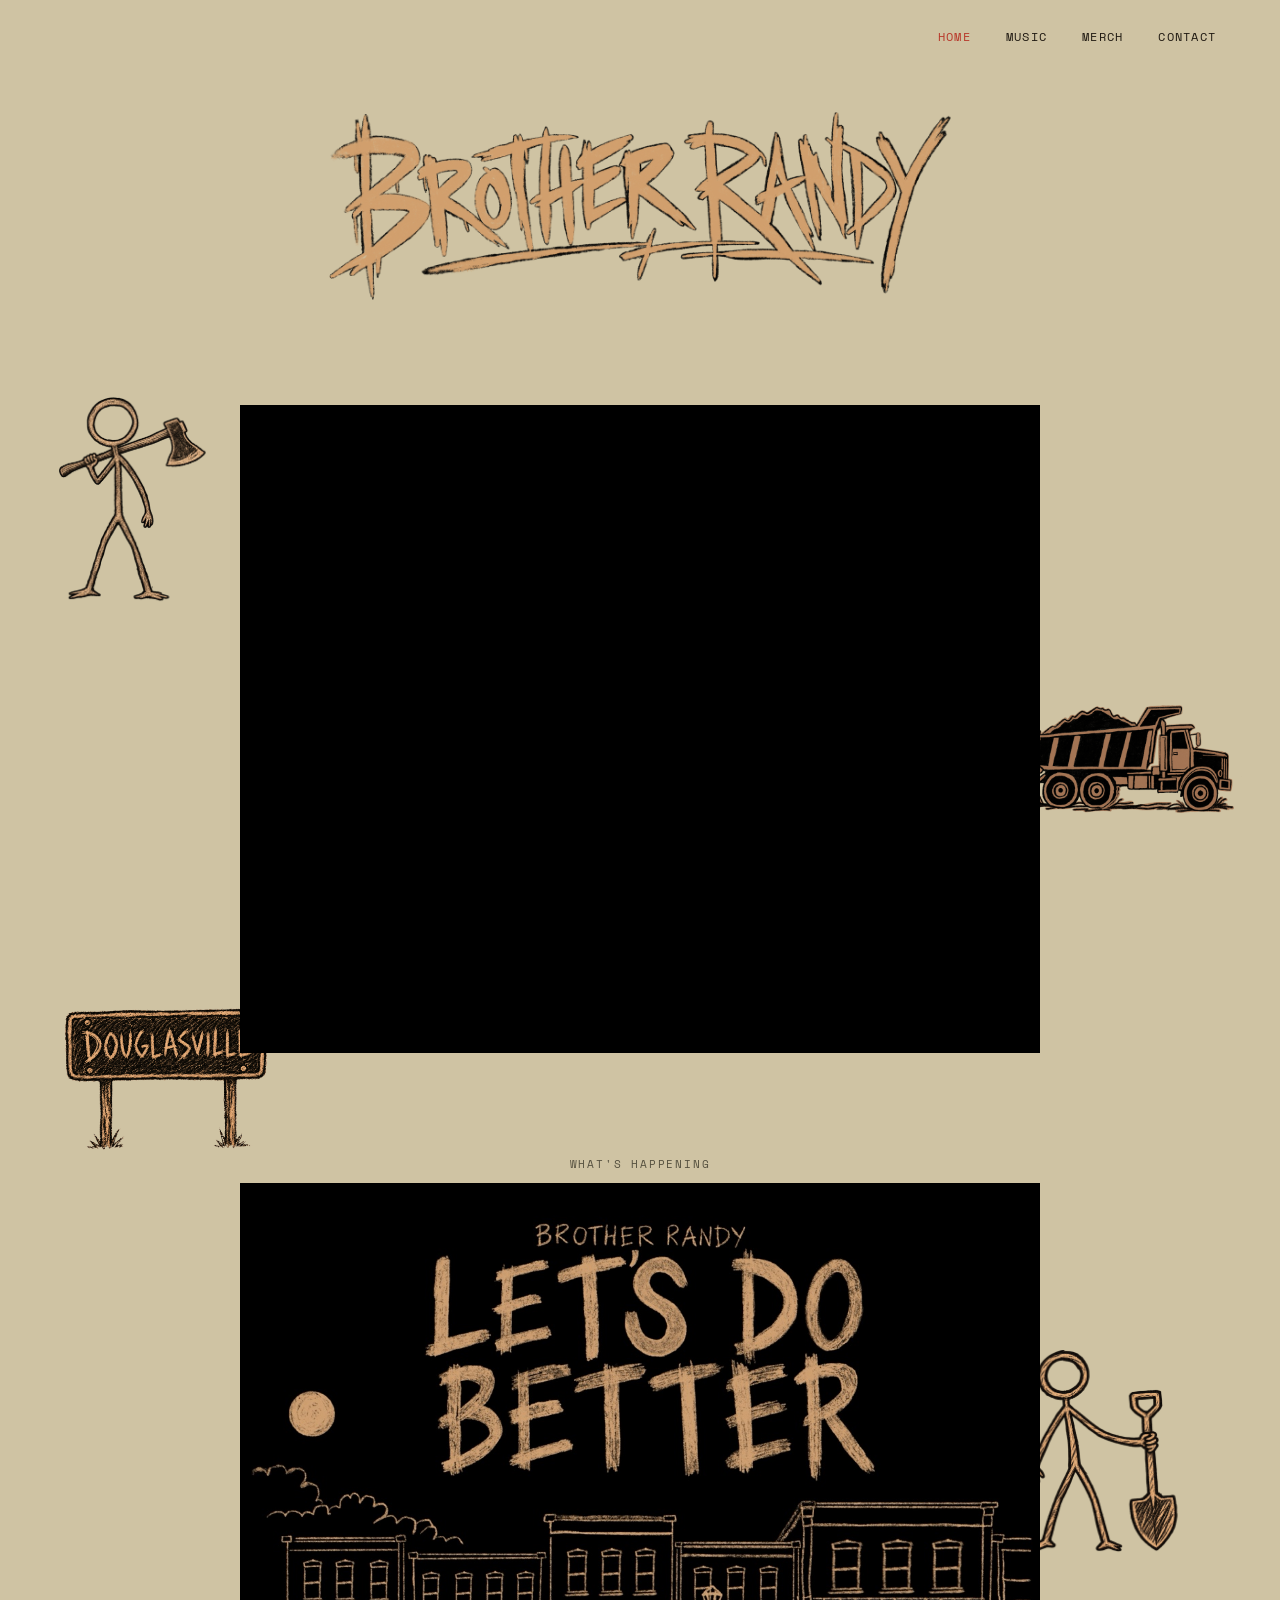
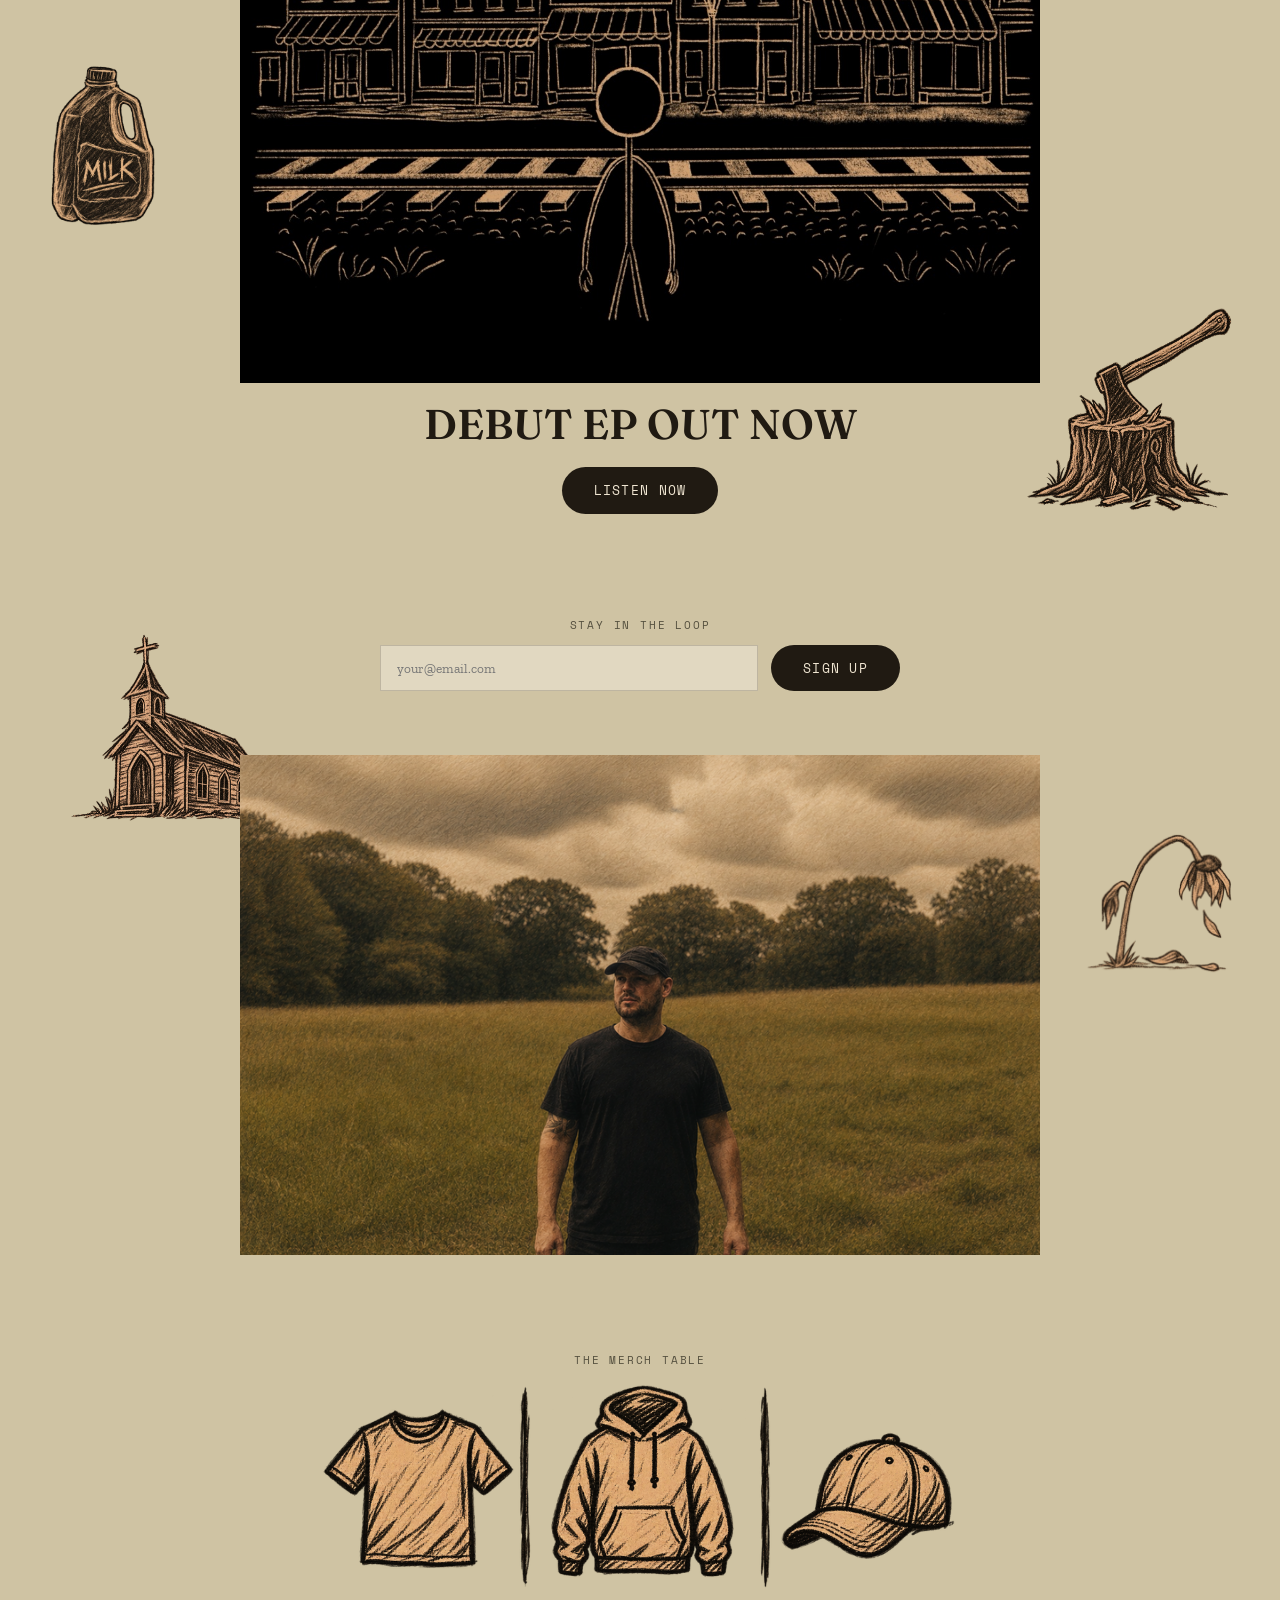
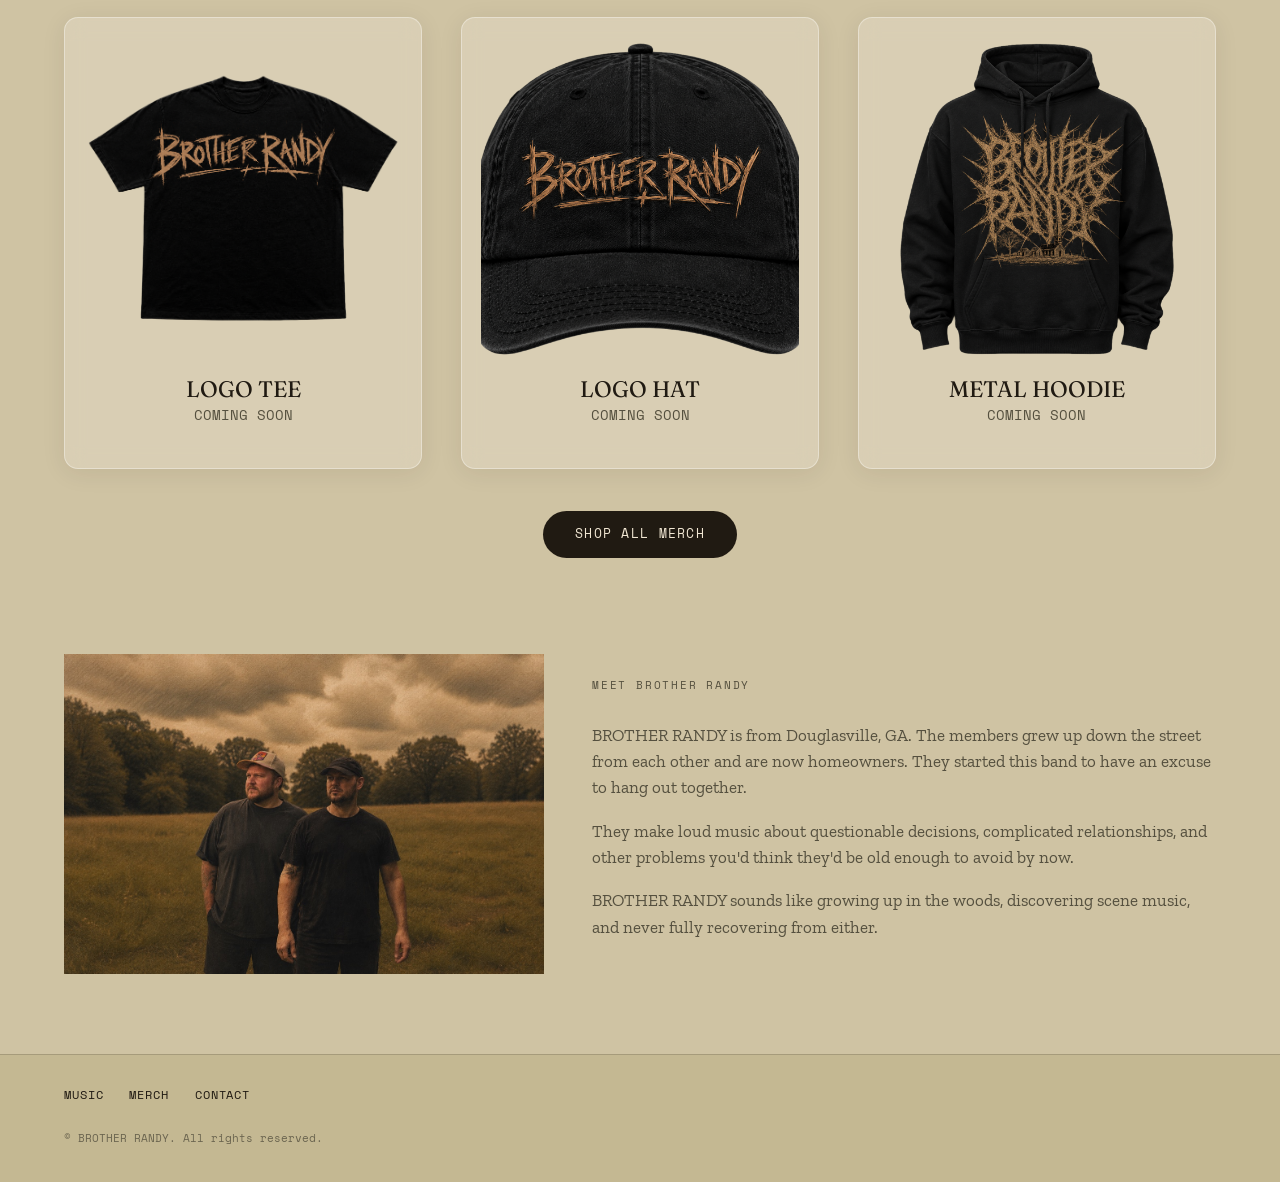
<file: index.html>
<!DOCTYPE html>
<html lang="en">
<head>
<meta charset="UTF-8">
<meta name="viewport" content="width=device-width, initial-scale=1.0">
<title>BROTHER RANDY</title>
<meta name="description" content="BROTHER RANDY — metalcore riffs, country dust. New music, merch, and tour info.">
<link rel="preconnect" href="https://fonts.googleapis.com">
<link href="https://fonts.googleapis.com/css2?family=Anton&family=Fraunces:opsz,wght@9..144,400;9..144,600&family=Zilla+Slab:wght@400;600&family=Space+Mono:wght@400;700&display=swap" rel="stylesheet">
<link rel="icon" href="favicon/favicon.ico" sizes="any">
<link rel="icon" type="image/png" sizes="32x32" href="favicon/favicon-32x32.png">
<link rel="icon" type="image/png" sizes="16x16" href="favicon/favicon-16x16.png">
<link rel="apple-touch-icon" sizes="180x180" href="favicon/apple-touch-icon.png">
<link rel="icon" type="image/png" sizes="192x192" href="favicon/favicon-192.png">
<link rel="stylesheet" href="styles.css">
</head>
<body>

<div class="field">

  <!-- Floating illustrations drift behind every section below, the
       same way the reference site's clouds/characters run the length
       of the page. Swap each .floater for a real transparent PNG. -->
  <div class="floaters">

    <img src="images/stickfigure-axe.png" alt="Stick figure with an axe" class="floater" style="top:44vh; left:1vw; width:220px; height:auto; border:none; background:none;">
    <img src="images/dump-truck.png" alt="Dump truck illustration" class="floater" style="top:70vh; right:2vw; width:260px; height:auto; border:none; background:none;">
    <img src="images/douglasville.png" alt="Douglasville road sign" class="floater" style="top:112vh; left:4vw; width:230px; height:auto; border:none; background:none;">
    <img src="images/stickfigure-shovel.png" alt="Stick figure with a shovel" class="floater" style="top:150vh; right:6vw; width:220px; height:auto; border:none; background:none;">
    <img src="images/milk.png" alt="Milk jug illustration" class="floater" style="top:185vh; left:2vw; width:150px; height:auto; border:none; background:none;">
    <img src="images/axe-stump.png" alt="Axe embedded in a tree stump" class="floater" style="top:212vh; right:3vw; width:230px; height:auto; border:none; background:none;">
    <img src="images/church.png" alt="Small country church illustration" class="floater" style="top:248vh; left:5vw; width:230px; height:auto; border:none; background:none;">
    <img src="images/dead-flower.png" alt="Wilted flower illustration" class="floater" style="top:270vh; right:1vw; width:220px; height:auto; border:none; background:none;">
  </div>

  <nav class="site-nav">
    <button class="nav-toggle" aria-label="Toggle menu">☰</button>
    <a href="index.html" class="nav-mark" aria-label="Brother Randy home"></a>
    <ul class="nav-links">
      <li><a href="index.html" class="active">Home</a></li>
      <li><a href="music.html">Music</a></li>
      <li><a href="merch.html">Merch</a></li>
      <li><a href="contact.html">Contact</a></li>
    </ul>
  </nav>

  <!-- ============ HERO ============ -->
  <section class="section hero-section" style="padding-top:2rem; text-align:center;">
    <div class="wrap">
      <img src="images/brotherrandy-logo.png" alt="Brother Randy" style="width:100%; max-width:640px; height:auto; display:block; margin:0 auto;">
    </div>
  </section>

  <!-- ============ VIDEO ============ -->
  <section class="section reveal">
    <div class="wrap">
      <div style="position:relative; width:75%; max-width:800px; margin:0 auto; padding-top:56.25%; background:#000;">
        <iframe
          src="https://www.youtube.com/embed/EQEkjMKBLHE"
          title="MESSY - Official Music Video"
          style="position:absolute; inset:0; width:100%; height:100%; border:0;"
          allow="accelerometer; autoplay; clipboard-write; encrypted-media; gyroscope; picture-in-picture"
          allowfullscreen>
        </iframe>
      </div>
    </div>
  </section>

  <!-- ============ NEXT UP ============ -->
  <section class="section reveal" style="text-align:center;">
    <div class="wrap">
      <span class="eyebrow">What's Happening</span>
      <a href="/listen" aria-label="Listen to LET'S DO BETTER"><img src="images/lets-do-better-album-art.jpg" alt="LET'S DO BETTER album art" style="width:75%; max-width:800px; height:auto; display:block; margin:0 auto 1.2rem;"></a>
      <h2 style="font-size:clamp(1.8rem, 4vw, 2.6rem); font-weight:600;">DEBUT EP OUT NOW</h2>
      <a href="https://brotherrandy.com/listen" target="_blank" rel="noopener" class="btn-pill" style="margin-top:1.4rem;">listen now</a>
    </div>
  </section>

  <!-- ============ EMAIL SIGNUP ============ -->
  <!-- MAILCHIMP SETUP: sign up free at mailchimp.com, create an
       Audience, then go to Audience > Signup forms > Embedded forms >
       "Unstyled" and copy the <form> tag it gives you (action URL +
       any hidden input fields — those hidden fields are required for
       spam protection). Send that whole snippet back and it'll get
       dropped in here in place of this placeholder. -->
  <section class="section reveal" style="text-align:center;">
    <div class="wrap" style="max-width:520px;">
      <span class="eyebrow">Stay In The Loop</span>
      <form action="https://formspree.io/f/maeyjnjw" method="POST" style="display:flex; gap:0.8rem; flex-wrap:wrap; justify-content:center;">
        <input type="hidden" name="_subject" value="New email signup from the home page">
        <input type="text" name="_gotcha" style="display:none">
        <input type="email" name="email" required placeholder="your@email.com" style="flex:1; min-width:200px; padding:0.85rem 1rem; background:rgba(244,237,224,0.5); border:1px solid var(--line); color:var(--ink); font-family:var(--font-body);">
        <button type="submit" class="btn-pill" style="border:none; cursor:pointer;">sign up</button>
      </form>
    </div>
  </section>

  <!-- ============ PROMO PHOTO ============ -->
  <section class="section" style="padding-top:1rem;">
    <div class="wrap">
      <img src="images/hero.png" alt="Brother Randy promo photo" class="hero-photo" style="width:75%; max-width:800px; aspect-ratio:16/10; object-fit:cover; display:block; margin:0 auto; border:none;">
    </div>
  </section>

  <!-- ============ MERCH TEASER ============ -->
  <section class="section reveal">
    <div class="wrap">
      <span class="eyebrow" style="display:block; text-align:center;">The Merch Table</span>
      <img src="images/br-merch.png" alt="Brother Randy merch — tee, hoodie, and cap" style="display:block; width:100%; max-width:640px; height:auto; margin:0 auto 1.5rem;">
      <div style="display:grid; grid-template-columns:repeat(auto-fit, minmax(220px, 1fr)); gap:2.4rem;">
        <div class="product">
          <img src="images/br-name-shirt.png" alt="LOGO TEE tee design" style="width:100%; aspect-ratio:1/1; object-fit:contain; display:block;">
          <h3>LOGO TEE</h3>
          <div class="price">COMING SOON</div>
        </div>
        <div class="product">
          <img src="images/br-name-hat.png" alt="LOGO HAT hat design" style="width:100%; aspect-ratio:1/1; object-fit:cover; display:block;">
          <h3>LOGO HAT</h3>
          <div class="price">COMING SOON</div>
        </div>
        <div class="product">
          <img src="images/br-metal-hoodie.png" alt="METAL HOODIE hoodie design" style="width:100%; aspect-ratio:1/1; object-fit:cover; display:block;">
          <h3>METAL HOODIE</h3>
          <div class="price">COMING SOON</div>
        </div>
      </div>
      <div style="text-align:center; margin-top:2.6rem;">
        <a href="merch.html" class="btn-pill">shop all merch</a>
      </div>
    </div>
  </section>

  <!-- ============ BIO ============ -->
  <section class="section reveal" style="padding-bottom:5rem;">
    <div class="wrap bio-grid" style="display:grid; grid-template-columns:1fr 1.3fr; gap:3rem; align-items:center;">
      <img src="images/bio.jpg" alt="Brother Randy band photo" style="width:100%; aspect-ratio:1179/786; object-fit:cover; display:block;">
      <div>
        <span class="eyebrow">Meet Brother Randy</span>
        <p style="color:var(--ink-soft);">
          BROTHER RANDY is from Douglasville, GA. The members grew up down the street from each other
          and are now homeowners. They started this band to have an excuse to hang out together.
        </p>
        <p style="color:var(--ink-soft); margin-top:1rem;">
          They make loud music about questionable decisions, complicated relationships, and other problems
          you'd think they'd be old enough to avoid by now.
        </p>
        <p style="color:var(--ink-soft); margin-top:1rem;">
          BROTHER RANDY sounds like growing up in the woods, discovering scene music, and never fully recovering
          from either.
        </p>
      </div>
    </div>
  </section>

  <footer class="site-footer">
    <ul class="foot-links">
      <li><a href="music.html">Music</a></li>
      <li><a href="merch.html">Merch</a></li>
      <li><a href="contact.html">Contact</a></li>
    </ul>
    <span class="foot-fine">© BROTHER RANDY. All rights reserved.</span>
  </footer>

</div>

<script src="script.js"></script>
</body>
</html>
</file>
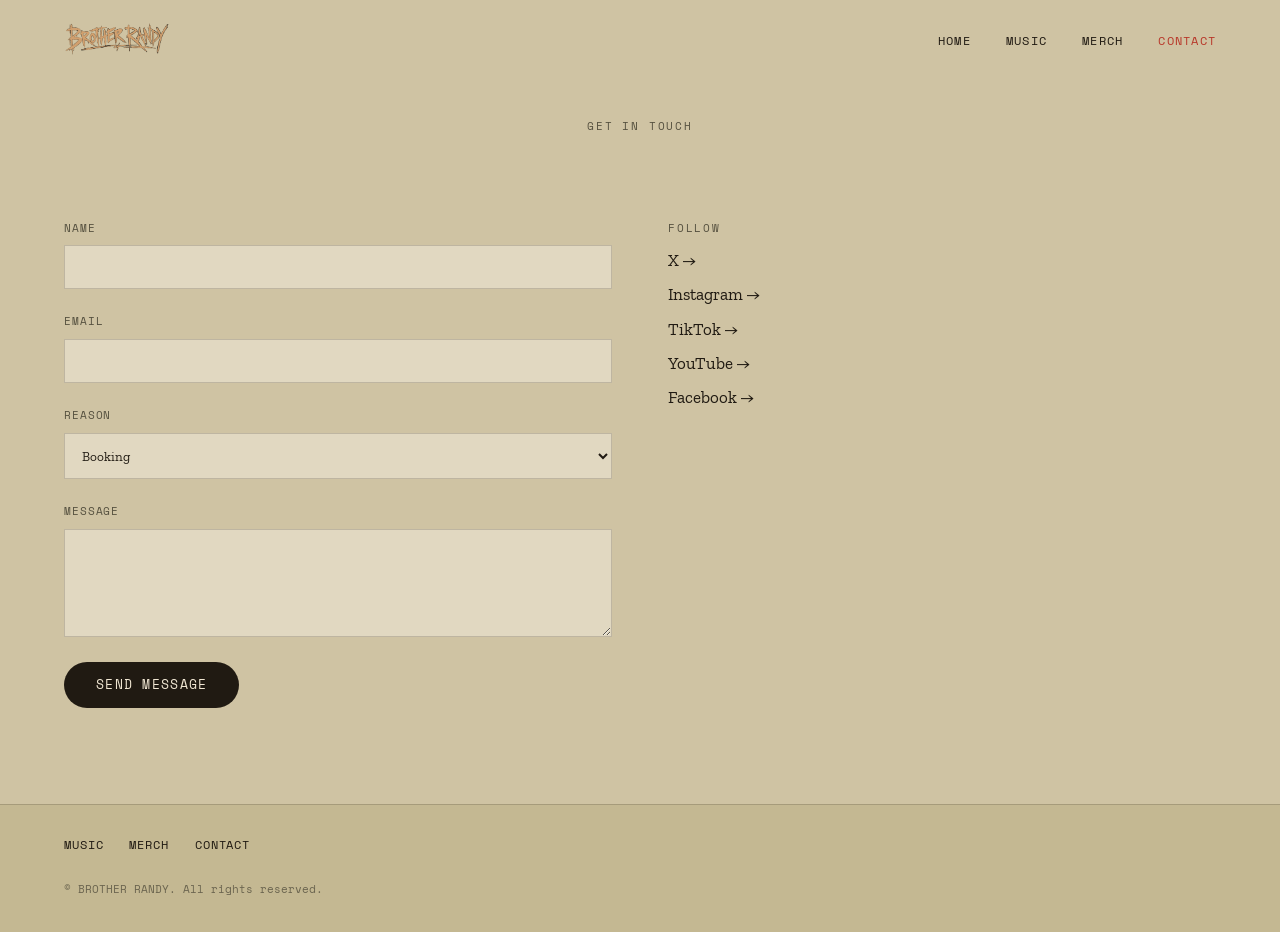
<file: contact.html>
<!DOCTYPE html>
<html lang="en">
<head>
<meta charset="UTF-8">
<meta name="viewport" content="width=device-width, initial-scale=1.0">
<title>Contact — BROTHER RANDY</title>
<link rel="preconnect" href="https://fonts.googleapis.com">
<link href="https://fonts.googleapis.com/css2?family=Anton&family=Fraunces:opsz,wght@9..144,400;9..144,600&family=Zilla+Slab:wght@400;600&family=Space+Mono:wght@400;700&display=swap" rel="stylesheet">
<link rel="icon" href="favicon/favicon.ico" sizes="any">
<link rel="icon" type="image/png" sizes="32x32" href="favicon/favicon-32x32.png">
<link rel="icon" type="image/png" sizes="16x16" href="favicon/favicon-16x16.png">
<link rel="apple-touch-icon" sizes="180x180" href="favicon/apple-touch-icon.png">
<link rel="icon" type="image/png" sizes="192x192" href="favicon/favicon-192.png">
<link rel="stylesheet" href="styles.css">
</head>
<body>
<div class="field">

  <div class="floaters">
  </div>

  <nav class="site-nav">
    <button class="nav-toggle" aria-label="Toggle menu">☰</button>
    <a href="index.html" class="nav-mark"><img src="images/brotherrandy-logo.png" alt="Brother Randy home" style="height:34px; width:auto; display:block;"></a>
    <ul class="nav-links">
      <li><a href="index.html">Home</a></li>
      <li><a href="music.html">Music</a></li>
      <li><a href="merch.html">Merch</a></li>
      <li><a href="contact.html" class="active">Contact</a></li>
    </ul>
  </nav>

  <header class="page-head page-head-tight" style="text-align:center;">
    <span class="eyebrow">Get In Touch</span>
  </header>

  <section class="section reveal" style="padding-bottom:6rem;">
    <div class="wrap contact-grid" style="display:grid; grid-template-columns:1fr 1fr; gap:3.5rem;">

      <form action="https://formspree.io/f/maeyjnjw" method="POST" style="display:flex; flex-direction:column; gap:1.1rem;">
        <input type="hidden" name="_subject" value="New message from the Brother Randy site">
        <input type="text" name="_gotcha" style="display:none">
        <div>
          <label style="font-family:var(--font-mono); font-size:0.7rem; letter-spacing:0.08em; text-transform:uppercase; color:var(--ink-soft);">Name</label>
          <input type="text" name="name" style="width:100%; margin-top:0.4rem; padding:0.8rem; background:rgba(244,237,224,0.5); border:1px solid var(--line); color:var(--ink); font-family:var(--font-body);">
        </div>
        <div>
          <label style="font-family:var(--font-mono); font-size:0.7rem; letter-spacing:0.08em; text-transform:uppercase; color:var(--ink-soft);">Email</label>
          <input type="email" name="email" style="width:100%; margin-top:0.4rem; padding:0.8rem; background:rgba(244,237,224,0.5); border:1px solid var(--line); color:var(--ink); font-family:var(--font-body);">
        </div>
        <div>
          <label style="font-family:var(--font-mono); font-size:0.7rem; letter-spacing:0.08em; text-transform:uppercase; color:var(--ink-soft);">Reason</label>
          <select name="reason" style="width:100%; margin-top:0.4rem; padding:0.8rem; background:rgba(244,237,224,0.5); border:1px solid var(--line); color:var(--ink); font-family:var(--font-body);">
            <option>Booking</option>
            <option>Press</option>
            <option>Fan mail</option>
            <option>Other</option>
          </select>
        </div>
        <div>
          <label style="font-family:var(--font-mono); font-size:0.7rem; letter-spacing:0.08em; text-transform:uppercase; color:var(--ink-soft);">Message</label>
          <textarea name="message" rows="5" style="width:100%; margin-top:0.4rem; padding:0.8rem; background:rgba(244,237,224,0.5); border:1px solid var(--line); color:var(--ink); font-family:var(--font-body); resize:vertical;"></textarea>
        </div>
        <button type="submit" class="btn-pill" style="align-self:flex-start; border:none; cursor:pointer;">send message</button>
      </form>

      <div>
        <div>
          <span class="eyebrow">Follow</span>
          <div style="display:flex; flex-direction:column; gap:0.5rem;">
            <a href="https://x.com/thebrotherrandy" target="_blank" rel="noopener" style="text-decoration:none; color:var(--ink);">X →</a>
            <a href="https://www.instagram.com/brotherrandyband" target="_blank" rel="noopener" style="text-decoration:none; color:var(--ink);">Instagram →</a>
            <a href="https://www.tiktok.com/@brotherrandyband" target="_blank" rel="noopener" style="text-decoration:none; color:var(--ink);">TikTok →</a>
            <a href="https://www.youtube.com/@brotherrandyband" target="_blank" rel="noopener" style="text-decoration:none; color:var(--ink);">YouTube →</a>
            <a href="#" style="text-decoration:none; color:var(--ink);">Facebook →</a>
          </div>
        </div>
      </div>

    </div>
  </section>

  <footer class="site-footer">
    <ul class="foot-links">
      <li><a href="music.html">Music</a></li>
      <li><a href="merch.html">Merch</a></li>
      <li><a href="contact.html">Contact</a></li>
    </ul>
    <span class="foot-fine">© BROTHER RANDY. All rights reserved.</span>
  </footer>

</div>
<script src="script.js"></script>
</body>
</html>
</file>
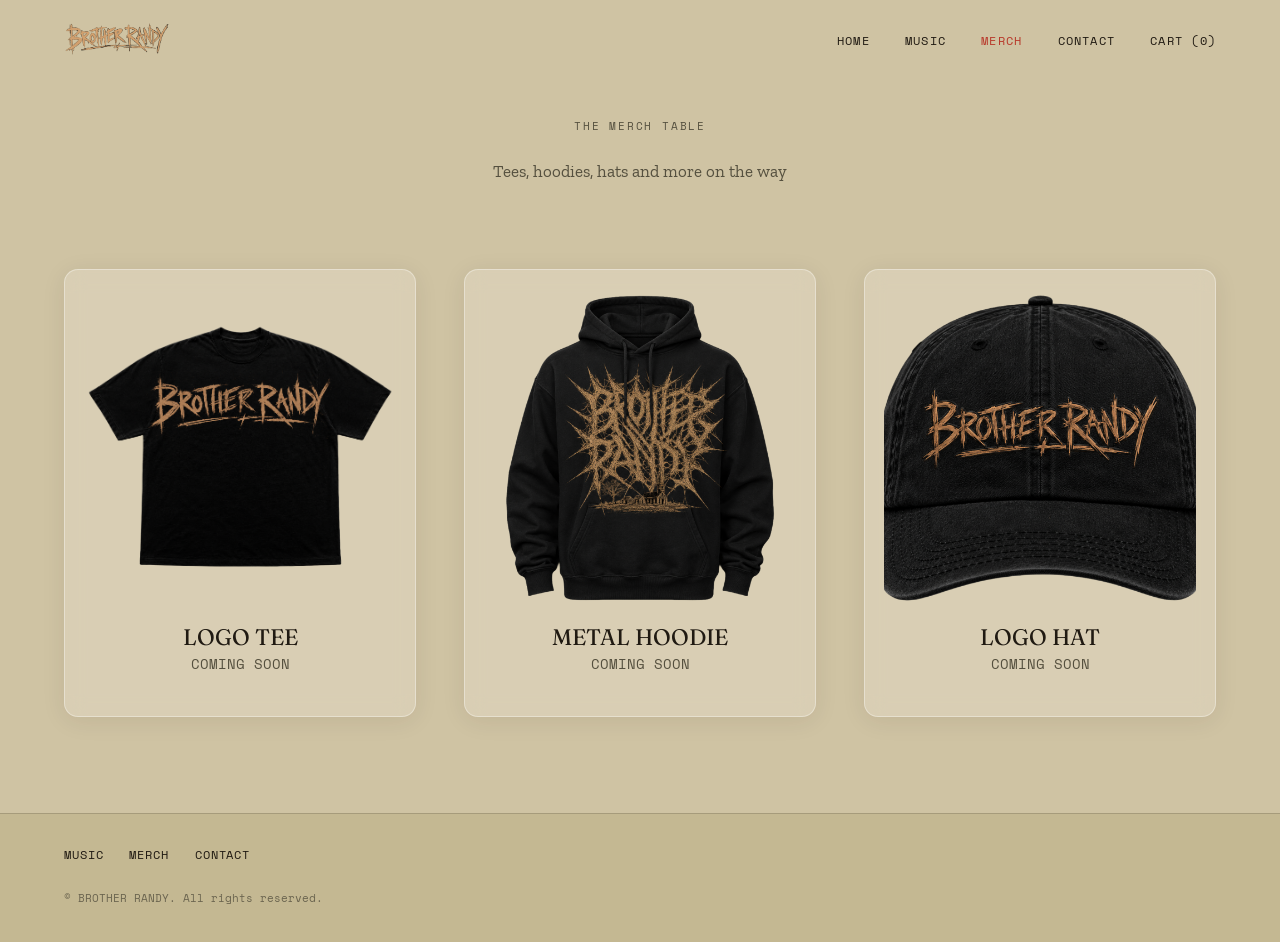
<file: merch.html>
<!DOCTYPE html>
<html lang="en">
<head>
<meta charset="UTF-8">
<meta name="viewport" content="width=device-width, initial-scale=1.0">
<title>Merch — BROTHER RANDY</title>
<link rel="preconnect" href="https://fonts.googleapis.com">
<link href="https://fonts.googleapis.com/css2?family=Anton&family=Fraunces:opsz,wght@9..144,400;9..144,600&family=Zilla+Slab:wght@400;600&family=Space+Mono:wght@400;700&display=swap" rel="stylesheet">
<link rel="icon" href="favicon/favicon.ico" sizes="any">
<link rel="icon" type="image/png" sizes="32x32" href="favicon/favicon-32x32.png">
<link rel="icon" type="image/png" sizes="16x16" href="favicon/favicon-16x16.png">
<link rel="apple-touch-icon" sizes="180x180" href="favicon/apple-touch-icon.png">
<link rel="icon" type="image/png" sizes="192x192" href="favicon/favicon-192.png">
<link rel="stylesheet" href="styles.css">
<!-- Snipcart: swap the version number below if Snipcart's dashboard gives you
     a newer one when you sign up — this is just a recent stable release. -->
<link rel="stylesheet" href="https://cdn.snipcart.com/themes/v3.7.1/default/snipcart.css" />
</head>
<body>
<div class="field">

  <div class="floaters">
  </div>

  <nav class="site-nav">
    <button class="nav-toggle" aria-label="Toggle menu">☰</button>
    <a href="index.html" class="nav-mark"><img src="images/brotherrandy-logo.png" alt="Brother Randy home" style="height:34px; width:auto; display:block;"></a>
    <ul class="nav-links">
      <li><a href="index.html">Home</a></li>
      <li><a href="music.html">Music</a></li>
      <li><a href="merch.html" class="active">Merch</a></li>
      <li><a href="contact.html">Contact</a></li>
      <li>
        <a href="#" class="snipcart-checkout">cart (<span class="snipcart-items-count">0</span>)</a>
      </li>
    </ul>
  </nav>

  <header class="page-head page-head-tight" style="text-align:center;">
    <span class="eyebrow">The Merch Table</span>
    <p style="margin-left:auto; margin-right:auto;">Tees, hoodies, hats and more on the way</p>
  </header>

  <section class="section reveal" style="padding-bottom:6rem;">
    <div class="wrap" style="display:grid; grid-template-columns:repeat(auto-fit, minmax(240px, 1fr)); gap:3rem;">

      <!-- APPAREL — coming soon, not wired to Snipcart yet. Swap the
           disabled span for a real .snipcart-add-item button (see the
           git history for the sticker/magnet pattern) once real
           products and pricing are ready. -->
      <div class="product">
        <img src="images/br-name-shirt.png" alt="LOGO TEE tee design" style="width:100%; aspect-ratio:1/1; object-fit:contain; display:block; margin-bottom:1.4rem;">
        <h3>LOGO TEE</h3>
        <div class="price">COMING SOON</div>
      </div>

      <div class="product">
        <img src="images/br-metal-hoodie.png" alt="METAL HOODIE hoodie design" style="width:100%; aspect-ratio:1/1; object-fit:cover; display:block; margin-bottom:1.4rem;">
        <h3>METAL HOODIE</h3>
        <div class="price">COMING SOON</div>
      </div>

      <div class="product">
        <img src="images/br-name-hat.png" alt="LOGO HAT hat design" style="width:100%; aspect-ratio:1/1; object-fit:cover; display:block; margin-bottom:1.4rem;">
        <h3>LOGO HAT</h3>
        <div class="price">COMING SOON</div>
      </div>

    </div>
  </section>

  <footer class="site-footer">
    <ul class="foot-links">
      <li><a href="music.html">Music</a></li>
      <li><a href="merch.html">Merch</a></li>
      <li><a href="contact.html">Contact</a></li>
    </ul>
    <span class="foot-fine">© BROTHER RANDY. All rights reserved.</span>
  </footer>

</div>

<!-- Snipcart loader — sign up at snipcart.com, then replace
     YOUR_SNIPCART_PUBLIC_API_KEY below with your public test (then live)
     API key from the Snipcart dashboard. -->
<script async src="https://cdn.snipcart.com/themes/v3.7.1/default/snipcart.js"></script>
<div hidden id="snipcart" data-api-key="YOUR_SNIPCART_PUBLIC_API_KEY" data-config-modal-style="side"></div>

<script src="script.js"></script>
</body>
</html>
</file>
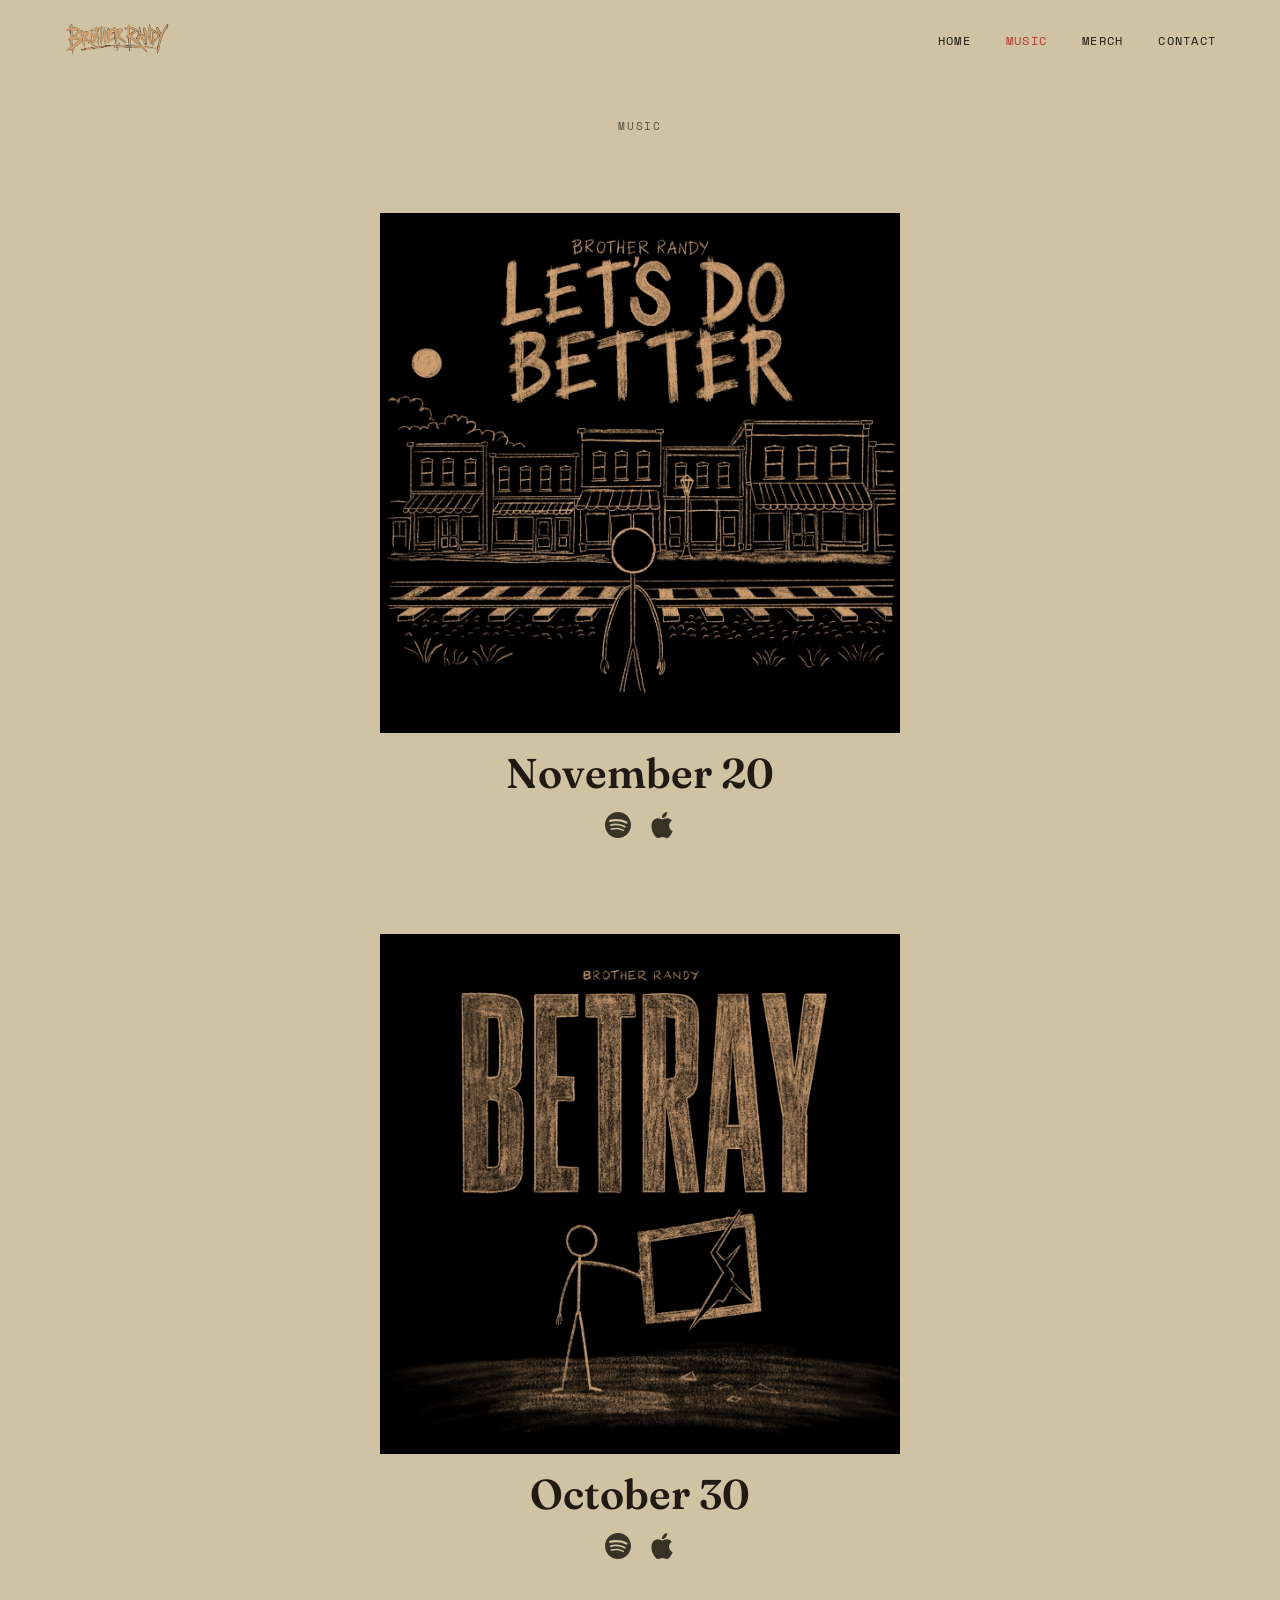
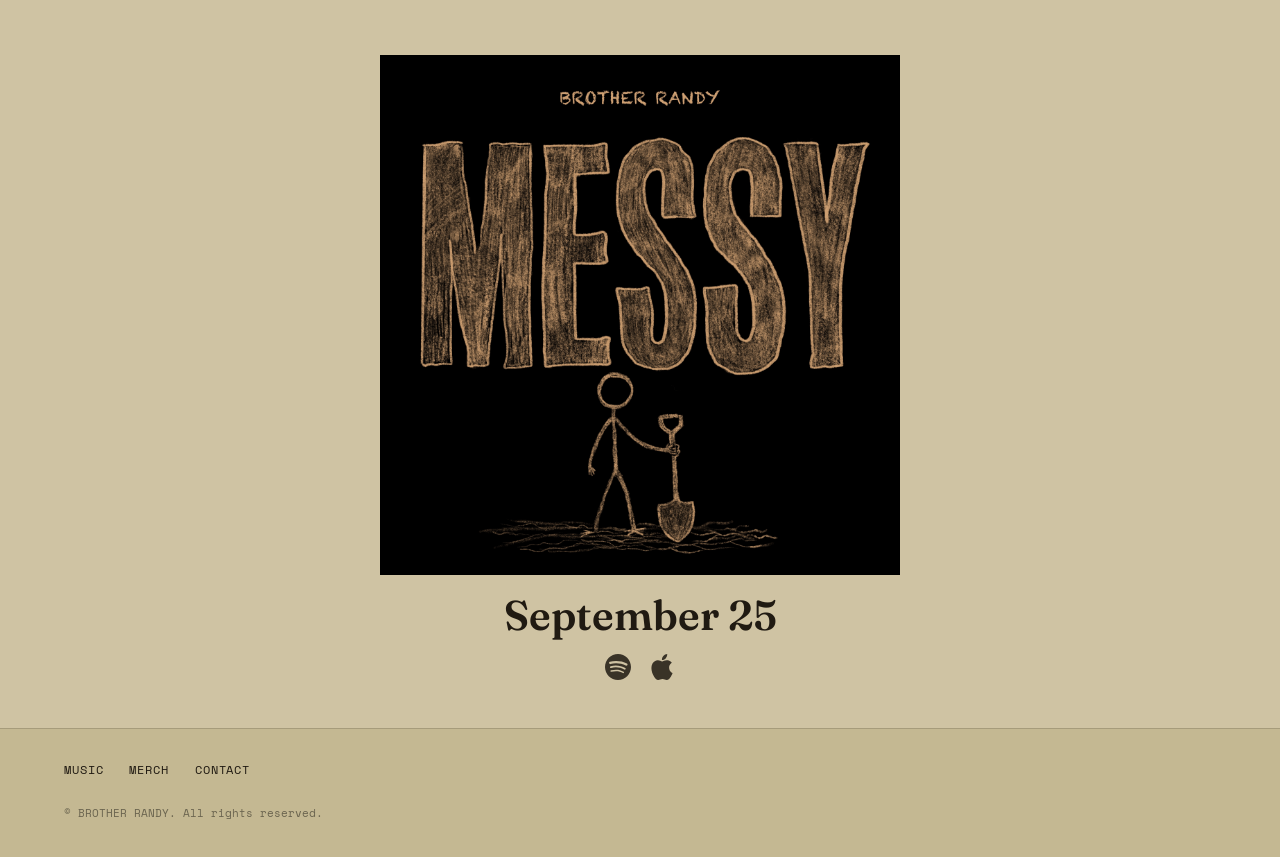
<file: music.html>
<!DOCTYPE html>
<html lang="en">
<head>
<meta charset="UTF-8">
<meta name="viewport" content="width=device-width, initial-scale=1.0">
<title>Music — BROTHER RANDY</title>
<link rel="preconnect" href="https://fonts.googleapis.com">
<link href="https://fonts.googleapis.com/css2?family=Anton&family=Fraunces:opsz,wght@9..144,400;9..144,600&family=Zilla+Slab:wght@400;600&family=Space+Mono:wght@400;700&display=swap" rel="stylesheet">
<link rel="icon" href="favicon/favicon.ico" sizes="any">
<link rel="icon" type="image/png" sizes="32x32" href="favicon/favicon-32x32.png">
<link rel="icon" type="image/png" sizes="16x16" href="favicon/favicon-16x16.png">
<link rel="apple-touch-icon" sizes="180x180" href="favicon/apple-touch-icon.png">
<link rel="icon" type="image/png" sizes="192x192" href="favicon/favicon-192.png">
<link rel="stylesheet" href="styles.css">
<style>
  .stream-icons { display:flex; justify-content:center; gap:1.1rem; margin-top:1.1rem; }
  .stream-icons a { color:var(--ink); display:inline-flex; opacity:0.85; }
  .stream-icons a:hover { opacity:1; }
  .stream-icons svg { width:26px; height:26px; display:block; }
</style>
</head>
<body>
<div class="field">

  <div class="floaters">
  </div>

  <nav class="site-nav">
    <button class="nav-toggle" aria-label="Toggle menu">☰</button>
    <a href="index.html" class="nav-mark"><img src="images/brotherrandy-logo.png" alt="Brother Randy home" style="height:34px; width:auto; display:block;"></a>
    <ul class="nav-links">
      <li><a href="index.html">Home</a></li>
      <li><a href="music.html" class="active">Music</a></li>
      <li><a href="merch.html">Merch</a></li>
      <li><a href="contact.html">Contact</a></li>
    </ul>
  </nav>

  <header class="page-head page-head-tight" style="text-align:center;">
    <span class="eyebrow">Music</span>
  </header>

  <section class="section reveal" style="text-align:center;">
    <div class="wrap" style="max-width:520px;">
      <img src="images/lets-do-better-album-art.jpg" alt="LET'S DO BETTER album art" style="width:100%; max-width:520px; height:auto; display:block; margin:0 auto 1.2rem;">
      <h2 style="font-size:clamp(1.8rem, 4vw, 2.6rem); font-weight:600;">November 20</h2>
      <div class="stream-icons">
        <a href="https://open.spotify.com/album/27E5RQOlym2BjqwmcEZLrE" target="_blank" rel="noopener noreferrer" aria-label="LET'S DO BETTER on Spotify"><svg viewBox="0 0 24 24" fill="currentColor" aria-hidden="true"><path d="M12 0C5.4 0 0 5.4 0 12s5.4 12 12 12 12-5.4 12-12S18.66 0 12 0zm5.521 17.34c-.24.359-.66.48-1.021.24-2.82-1.74-6.36-2.101-10.561-1.141-.418.122-.779-.179-.899-.539-.12-.421.18-.78.54-.9 4.56-1.021 8.52-.6 11.64 1.32.42.18.479.659.301 1.02zm1.44-3.3c-.301.42-.841.6-1.262.3-3.239-1.98-8.159-2.58-11.939-1.38-.479.12-1.02-.12-1.14-.6-.12-.48.12-1.021.6-1.141C9.6 9.9 15 10.561 18.72 12.84c.361.181.54.78.241 1.2zm.12-3.36C15.24 8.4 8.82 8.16 5.16 9.301c-.6.179-1.2-.181-1.38-.721-.18-.601.18-1.2.72-1.381 4.26-1.26 11.28-1.02 15.721 1.621.539.3.719 1.02.419 1.56-.299.421-1.02.599-1.559.3z"/></svg></a>
        <a href="https://music.apple.com/us/album/lets-do-better-ep/6832435936" target="_blank" rel="noopener noreferrer" aria-label="LET'S DO BETTER on Apple Music"><svg viewBox="0 0 24 24" fill="currentColor" aria-hidden="true"><path d="M12.152 6.896c-.948 0-2.415-1.078-3.96-1.04-2.04.027-3.91 1.183-4.961 3.014-2.117 3.675-.546 9.103 1.519 12.09 1.013 1.454 2.208 3.09 3.792 3.039 1.52-.065 2.09-.987 3.935-.987 1.831 0 2.35.987 3.96.948 1.637-.026 2.676-1.48 3.676-2.948 1.156-1.688 1.636-3.325 1.662-3.415-.039-.013-3.182-1.221-3.22-4.857-.026-3.04 2.48-4.494 2.597-4.559-1.429-2.09-3.623-2.324-4.39-2.376-2-.156-3.675 1.09-4.61 1.1zM15.53 3.83c.843-1.012 1.4-2.427 1.245-3.83-1.207.052-2.662.805-3.532 1.818-.78.896-1.454 2.338-1.273 3.714 1.338.104 2.715-.688 3.56-1.701"/></svg></a>
      </div>
    </div>
  </section>

  <section class="section reveal" style="text-align:center;">
    <div class="wrap" style="max-width:520px;">
      <img src="images/betray-album-art.jpg" alt="BETRAY album art" style="width:100%; max-width:520px; height:auto; display:block; margin:0 auto 1.2rem;">
      <h2 style="font-size:clamp(1.8rem, 4vw, 2.6rem); font-weight:600;">October 30</h2>
      <div class="stream-icons">
        <a href="https://open.spotify.com/track/4ofdcKLk1pRjOgbOegzw9R" target="_blank" rel="noopener noreferrer" aria-label="BETRAY on Spotify"><svg viewBox="0 0 24 24" fill="currentColor" aria-hidden="true"><path d="M12 0C5.4 0 0 5.4 0 12s5.4 12 12 12 12-5.4 12-12S18.66 0 12 0zm5.521 17.34c-.24.359-.66.48-1.021.24-2.82-1.74-6.36-2.101-10.561-1.141-.418.122-.779-.179-.899-.539-.12-.421.18-.78.54-.9 4.56-1.021 8.52-.6 11.64 1.32.42.18.479.659.301 1.02zm1.44-3.3c-.301.42-.841.6-1.262.3-3.239-1.98-8.159-2.58-11.939-1.38-.479.12-1.02-.12-1.14-.6-.12-.48.12-1.021.6-1.141C9.6 9.9 15 10.561 18.72 12.84c.361.181.54.78.241 1.2zm.12-3.36C15.24 8.4 8.82 8.16 5.16 9.301c-.6.179-1.2-.181-1.38-.721-.18-.601.18-1.2.72-1.381 4.26-1.26 11.28-1.02 15.721 1.621.539.3.719 1.02.419 1.56-.299.421-1.02.599-1.559.3z"/></svg></a>
        <a href="https://music.apple.com/us/album/betray/6825749086?i=6825749087" target="_blank" rel="noopener noreferrer" aria-label="BETRAY on Apple Music"><svg viewBox="0 0 24 24" fill="currentColor" aria-hidden="true"><path d="M12.152 6.896c-.948 0-2.415-1.078-3.96-1.04-2.04.027-3.91 1.183-4.961 3.014-2.117 3.675-.546 9.103 1.519 12.09 1.013 1.454 2.208 3.09 3.792 3.039 1.52-.065 2.09-.987 3.935-.987 1.831 0 2.35.987 3.96.948 1.637-.026 2.676-1.48 3.676-2.948 1.156-1.688 1.636-3.325 1.662-3.415-.039-.013-3.182-1.221-3.22-4.857-.026-3.04 2.48-4.494 2.597-4.559-1.429-2.09-3.623-2.324-4.39-2.376-2-.156-3.675 1.09-4.61 1.1zM15.53 3.83c.843-1.012 1.4-2.427 1.245-3.83-1.207.052-2.662.805-3.532 1.818-.78.896-1.454 2.338-1.273 3.714 1.338.104 2.715-.688 3.56-1.701"/></svg></a>
      </div>
    </div>
  </section>

  <section class="section reveal" style="text-align:center;">
    <div class="wrap" style="max-width:520px;">
      <img src="images/messy-album-art.jpg" alt="MESSY album art" style="width:100%; max-width:520px; height:auto; display:block; margin:0 auto 1.2rem;">
      <h2 style="font-size:clamp(1.8rem, 4vw, 2.6rem); font-weight:600;">September 25</h2>
      <div class="stream-icons">
        <a href="https://open.spotify.com/track/0F4fPxvHOinbhdRBAaUTC9" target="_blank" rel="noopener noreferrer" aria-label="MESSY on Spotify"><svg viewBox="0 0 24 24" fill="currentColor" aria-hidden="true"><path d="M12 0C5.4 0 0 5.4 0 12s5.4 12 12 12 12-5.4 12-12S18.66 0 12 0zm5.521 17.34c-.24.359-.66.48-1.021.24-2.82-1.74-6.36-2.101-10.561-1.141-.418.122-.779-.179-.899-.539-.12-.421.18-.78.54-.9 4.56-1.021 8.52-.6 11.64 1.32.42.18.479.659.301 1.02zm1.44-3.3c-.301.42-.841.6-1.262.3-3.239-1.98-8.159-2.58-11.939-1.38-.479.12-1.02-.12-1.14-.6-.12-.48.12-1.021.6-1.141C9.6 9.9 15 10.561 18.72 12.84c.361.181.54.78.241 1.2zm.12-3.36C15.24 8.4 8.82 8.16 5.16 9.301c-.6.179-1.2-.181-1.38-.721-.18-.601.18-1.2.72-1.381 4.26-1.26 11.28-1.02 15.721 1.621.539.3.719 1.02.419 1.56-.299.421-1.02.599-1.559.3z"/></svg></a>
        <a href="https://music.apple.com/us/album/messy/6806024014?i=6806024015" target="_blank" rel="noopener noreferrer" aria-label="MESSY on Apple Music"><svg viewBox="0 0 24 24" fill="currentColor" aria-hidden="true"><path d="M12.152 6.896c-.948 0-2.415-1.078-3.96-1.04-2.04.027-3.91 1.183-4.961 3.014-2.117 3.675-.546 9.103 1.519 12.09 1.013 1.454 2.208 3.09 3.792 3.039 1.52-.065 2.09-.987 3.935-.987 1.831 0 2.35.987 3.96.948 1.637-.026 2.676-1.48 3.676-2.948 1.156-1.688 1.636-3.325 1.662-3.415-.039-.013-3.182-1.221-3.22-4.857-.026-3.04 2.48-4.494 2.597-4.559-1.429-2.09-3.623-2.324-4.39-2.376-2-.156-3.675 1.09-4.61 1.1zM15.53 3.83c.843-1.012 1.4-2.427 1.245-3.83-1.207.052-2.662.805-3.532 1.818-.78.896-1.454 2.338-1.273 3.714 1.338.104 2.715-.688 3.56-1.701"/></svg></a>
      </div>
    </div>
  </section>

  <footer class="site-footer">
    <ul class="foot-links">
      <li><a href="music.html">Music</a></li>
      <li><a href="merch.html">Merch</a></li>
      <li><a href="contact.html">Contact</a></li>
    </ul>
    <span class="foot-fine">© BROTHER RANDY. All rights reserved.</span>
  </footer>

</div>
<script src="script.js"></script>
</body>
</html>
</file>
<file: styles.css>
/* ==========================================================================
   BROTHER RANDY — shared stylesheet (v2)
   Model: one continuous illustrated field runs behind the whole page,
   the way weareunpeople.com does it — not boxed sections. Minimal
   transparent nav, bold red logo mark, serif display headlines, red
   pill CTAs, product cards that sit directly on the background.
   Theme: metalcore riffs, country dust — dusty parchment field with
   floating Americana/road imagery instead of unpeople's sage-and-clouds.
   ========================================================================== */

:root {
  --field:     #cfc3a3;   /* the one continuous background color */
  --field-2:   #c4b892;   /* very slightly deeper, for footer */
  --ink:       #201a12;   /* near-black text */
  --ink-soft:  #55503f;   /* secondary text */
  --red:       #b8382a;
  --red-hot:   #d4432f;
  --line:      rgba(32,26,18,0.18);

  --font-logo: 'Anton', 'Arial Narrow', sans-serif;
  --font-display: 'Fraunces', Georgia, serif;
  --font-body: 'Zilla Slab', Georgia, serif;
  --font-mono: 'Space Mono', 'Courier New', monospace;
}

* { box-sizing: border-box; }
html { scroll-behavior: smooth; }
@media (prefers-reduced-motion: reduce) {
  html { scroll-behavior: auto; }
}

body {
  margin: 0;
  background: var(--field);
  color: var(--ink);
  font-family: var(--font-body);
  font-size: 17px;
  line-height: 1.55;
  position: relative;
  overflow-x: hidden;
}

h1, h2, h3 { font-family: var(--font-display); margin: 0; line-height: 1.02; }
a { color: var(--red); }

.eyebrow {
  font-family: var(--font-mono);
  text-transform: uppercase;
  letter-spacing: 0.16em;
  font-size: 0.7rem;
  color: var(--ink-soft);
  display: inline-block;
  margin-bottom: 0.7rem;
}

/* ---------- Nav: minimal, transparent, sits on the field ---------- */
.site-nav {
  position: relative;
  z-index: 50;
  display: flex;
  align-items: center;
  justify-content: space-between;
  padding: 1.4rem 5vw;
}
.nav-mark {
  font-family: var(--font-logo);
  font-size: 1.3rem;
  letter-spacing: 0.02em;
  color: var(--red);
  text-decoration: none;
}
.nav-links { display: flex; gap: 2.2rem; list-style: none; margin: 0; padding: 0; }
.nav-links a {
  color: var(--ink);
  text-decoration: none;
  font-family: var(--font-mono);
  font-size: 0.76rem;
  letter-spacing: 0.1em;
  text-transform: uppercase;
}
.nav-links a:hover, .nav-links a.active { color: var(--red); }
.nav-toggle { display: none; background: none; border: none; color: var(--ink); font-size: 1.6rem; cursor: pointer; }

@media (max-width: 760px) {
  .nav-links {
    position: fixed; top: 0; right: 0; height: 100vh; width: 68vw;
    background: var(--field-2);
    flex-direction: column; justify-content: center; gap: 2rem;
    padding: 2rem;
    transform: translateX(100%);
    transition: transform 0.35s ease;
    z-index: 60;
  }
  .nav-links.open { transform: translateX(0); }
  .nav-toggle { display: block; }

  /* The floater positions are tuned in vh for how content stacks on a
     desktop-width page. On a narrow screen the same content reflows to
     a very different height, so those vh offsets land in the wrong
     spot and overlap real content. Simplest fix: hide the decorative
     floater layer on mobile — the actual photos/products are untouched. */
  .floaters { display: none !important; }

  /* Hero photo: let it use the full width on mobile instead of the
     desktop 75%/800px cap. */
  .hero-photo { width: 100% !important; max-width: none !important; }

  /* Bio section: stack to a single column so the photo sits above the
     text (it's already first in the markup), and let it use the full
     width instead of a fixed grid column. */
  .bio-grid { grid-template-columns: 1fr !important; }
  .bio-grid img { width: 100% !important; }

  /* Hero: the 2rem/3rem top/bottom padding from the base section rule
     reads as a lot of dead space around just a logo image on a short
     mobile screen — tighten it up. */
  .hero-section { padding-top: 1rem !important; padding-bottom: 0.5rem !important; }

  /* Contact page: stack form/info to one column so everything reads
     top-to-bottom (form, then booking/press, then follow, then photo)
     instead of two columns squeezed side by side. */
  .contact-grid { grid-template-columns: 1fr !important; gap: 2.5rem !important; }
  .contact-photo-ph { width: 100% !important; aspect-ratio: 16/9 !important; }
}

/* ---------- The continuous floating-illustration field ---------- */
/* One wrapper spans the whole page; each floater is absolutely
   positioned within it so imagery drifts behind every section
   without being boxed to any single one. Swap ph-floater content
   for real transparent-PNG illustrations. */
.field {
  position: relative;
  z-index: 1;
}
.floaters {
  position: absolute;
  inset: 0;
  z-index: 0;
  pointer-events: none;
}
.floater {
  position: absolute;
  border: 1px dashed rgba(32,26,18,0.3);
  background: repeating-linear-gradient(135deg, rgba(32,26,18,0.05) 0 2px, transparent 2px 14px);
  display: flex;
  align-items: center;
  justify-content: center;
  text-align: center;
}
.floater span {
  font-family: var(--font-mono);
  font-size: 0.62rem;
  letter-spacing: 0.06em;
  text-transform: uppercase;
  color: var(--ink-soft);
  padding: 0.4rem 0.6rem;
}

/* ---------- Content sections sit on the field, no bg of their own ---------- */
.section { position: relative; z-index: 2; padding: 3rem 5vw; }
.wrap { max-width: 1180px; margin: 0 auto; }

/* ---------- Buttons: red pill, like the reference site ---------- */
.btn-pill {
  display: inline-block;
  font-family: var(--font-mono);
  font-size: 0.8rem;
  letter-spacing: 0.1em;
  text-transform: uppercase;
  padding: 0.85rem 2rem;
  border-radius: 999px;
  text-decoration: none;
  background: var(--ink);
  color: #f0e6d2;
  border: none;
  transition: background 0.2s ease;
}
.btn-pill:hover { background: var(--ink-soft); }
.btn-outline {
  display: inline-block;
  font-family: var(--font-mono);
  font-size: 0.76rem;
  letter-spacing: 0.1em;
  text-transform: uppercase;
  padding: 0.8rem 1.5rem;
  border-radius: 999px;
  border: 1px solid var(--ink);
  color: var(--ink);
  text-decoration: none;
}
.btn-outline:hover { background: var(--ink); color: var(--field); }

/* ---------- Product card: image floats on the field, serif name below ---------- */
.product {
  text-align: center;
  background: rgba(244, 237, 224, 0.28);
  backdrop-filter: blur(10px);
  -webkit-backdrop-filter: blur(10px);
  border: 1px solid rgba(255, 255, 255, 0.35);
  border-radius: 14px;
  padding: 1.4rem 1.2rem 1.6rem;
  box-shadow: 0 4px 24px rgba(32, 26, 18, 0.08);
}
.product .ph.floater-static,
.product img { margin-bottom: 1.2rem; }
.ph.floater-static {
  position: static;
  width: 100%;
  aspect-ratio: 1/1;
  margin-bottom: 1.4rem;
}
.product h3 { font-size: 1.4rem; font-weight: 400; margin-bottom: 0.3rem; }
.product .price { font-family: var(--font-mono); font-size: 0.85rem; color: var(--ink-soft); margin-bottom: 1rem; }

/* ---------- Footer ---------- */
.site-footer {
  position: relative; z-index: 2;
  padding: 1.6rem 5vw 2.2rem;
  background: var(--field-2);
  border-top: 1px solid var(--line);
  display: flex; flex-wrap: wrap; gap: 1.5rem;
  align-items: center; justify-content: space-between;
}
.foot-mark { font-family: var(--font-logo); color: var(--red); text-decoration: none; letter-spacing: 0.02em; }
.foot-links { display: flex; flex-wrap: wrap; gap: 1.6rem; list-style: none; padding: 0; margin: 0; }
.foot-links a { color: var(--ink); text-decoration: none; font-family: var(--font-mono); font-size: 0.74rem; letter-spacing: 0.08em; text-transform: uppercase; }
.foot-links a:hover { color: var(--red); }
.foot-fine { width: 100%; color: var(--ink-soft); font-family: var(--font-mono); font-size: 0.66rem; opacity: 0.8; }

/* ---------- Page header (interior pages) ---------- */
.page-head { padding: 2rem 5vw 3rem; position: relative; z-index: 2; }
.page-head h1 { font-size: clamp(2.6rem, 7vw, 4.4rem); }
.page-head p { max-width: 46ch; color: var(--ink-soft); margin-top: 0.8rem; }
.page-head-tight { padding-bottom: 1.2rem; }

/* ---------- Reveal on scroll (progressive enhancement only —
   content is fully visible by default; JS just adds a subtle
   fade-up if it runs) ---------- */
.reveal { opacity: 1; transform: none; }
.reveal.pending { opacity: 0; transform: translateY(20px); transition: opacity 0.6s ease, transform 0.6s ease; }
.reveal.in { opacity: 1; transform: translateY(0); }
</file>
